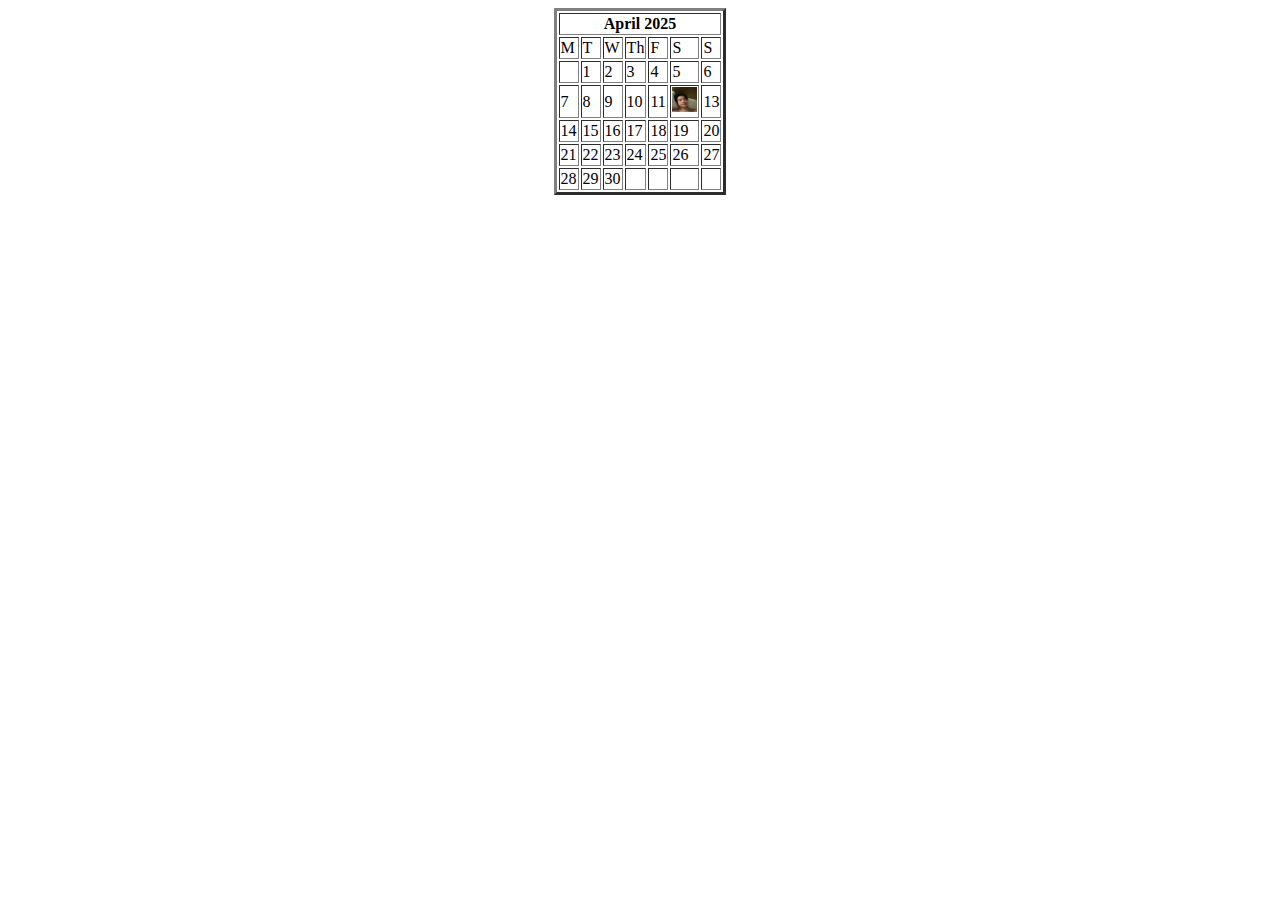
<file: index.html>
<!DOCTYPE html>
<html lang="en">
<head>
    <meta charset="UTF-8">
    <meta name="viewport" content="width=device-width, initial-scale=1.0">
    <title>My First Github Page</title>
</head>
<body>
   <cEnter>
        <TAble border="3">
            <center>
            <th colspan="7"> April 2025
             </th>
            </center>
            <tr>
                <td>M</td>
                <td>T</td>
                <td>W</td>
                <td>Th</td>
                <td>F</td>
                <td>S</td>
                <td>S</td>
            </tr>    
            <tr>
                <td></td>
                <td>1</td>
                <td>2</td>
                <td>3</td>
                <td>4</td>
                <td>5</td>
                <td>6</td>
            </tr>
            <tr>
                <td>7</td>
                <td>8</td>
                <td>9</td>
                <td>10</td>
                <td>11</td>
                <td><a href="profile.html"><img src="images.jpg" width="25" height="25"></a></td>
                <td>13</td>
            </tr>
            <tr>
                <td>14</td>
                <td>15</td>
                <td>16</td>
                <td>17</td>
                <td>18</td>
                <td>19</td>
                <td>20</td>
            </tr>
            <tr>
                <td>21</td>
                <td>22</td>
                <td>23</td>
                <td>24</td>
                <td>25</td>
                <td>26</td>
                <td>27</td>
            </tr>
            <tr>
                <td>28</td>
                <td>29</td>
                <td>30</td>
                <td></td>
                <td></td>
                <td></td>
                <td></td>
            </tr>
                
                
            </th>
            </center>
        </TAble>
   </cEnter>
</body>
</html>
</file>
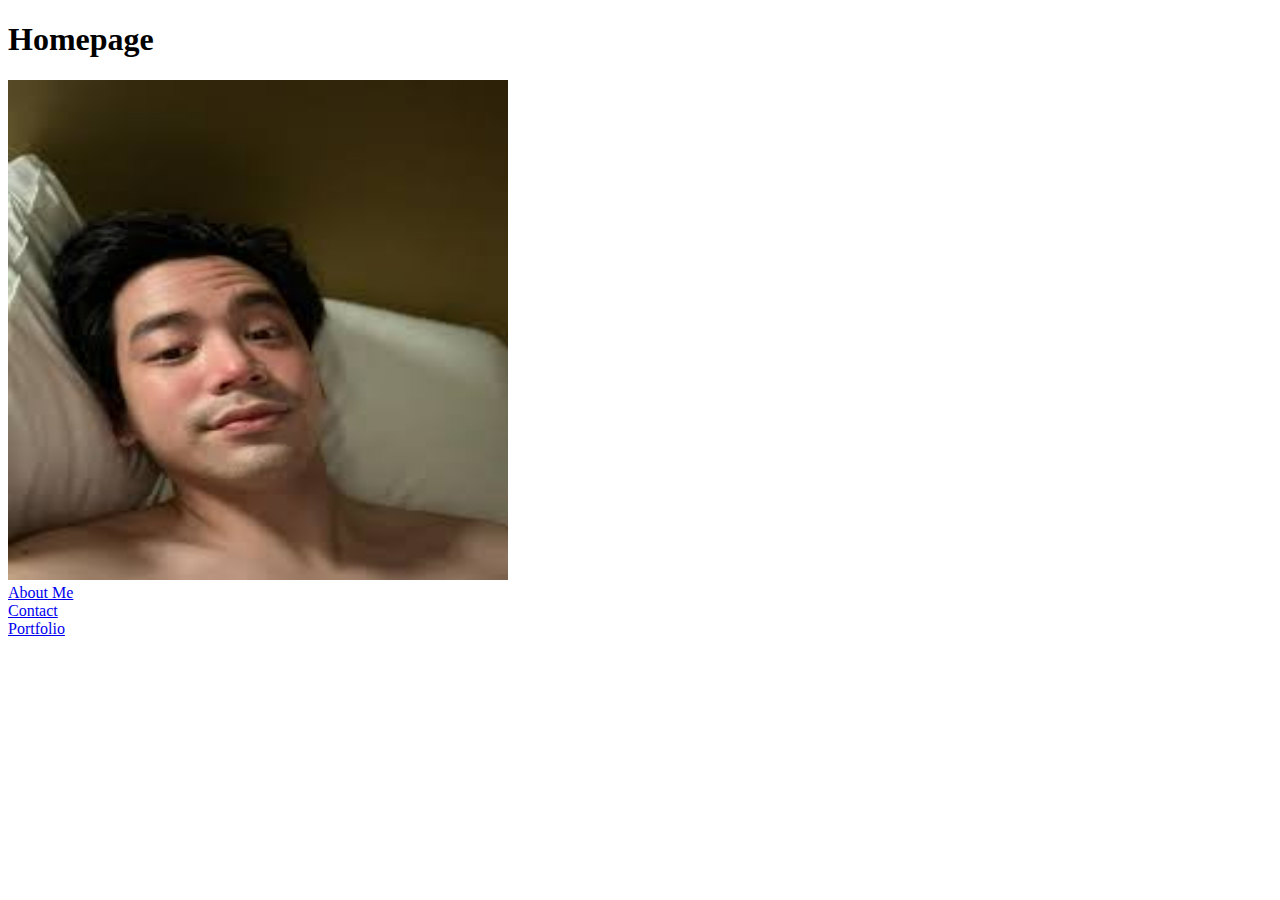
<file: Week3/index.html>
<!DOCTYPE html>
<html lang="en">
<head>
    <meta charset="UTF-8">
    <meta name="viewport" content="width=device-width, initial-scale=1.0">
    <title>Index</title>
</head>
<body>
    <h1>Homepage</h1>

    <img src="images/images (1).jpg" width="500px" height="500px"><br>


    <a href="pages/about.html">About Me</a><br/>
    <a href="pages/contact.html">Contact</a><br>
    <a href="pages/portfolio.html">Portfolio</a>

</body>
</html>
</file>
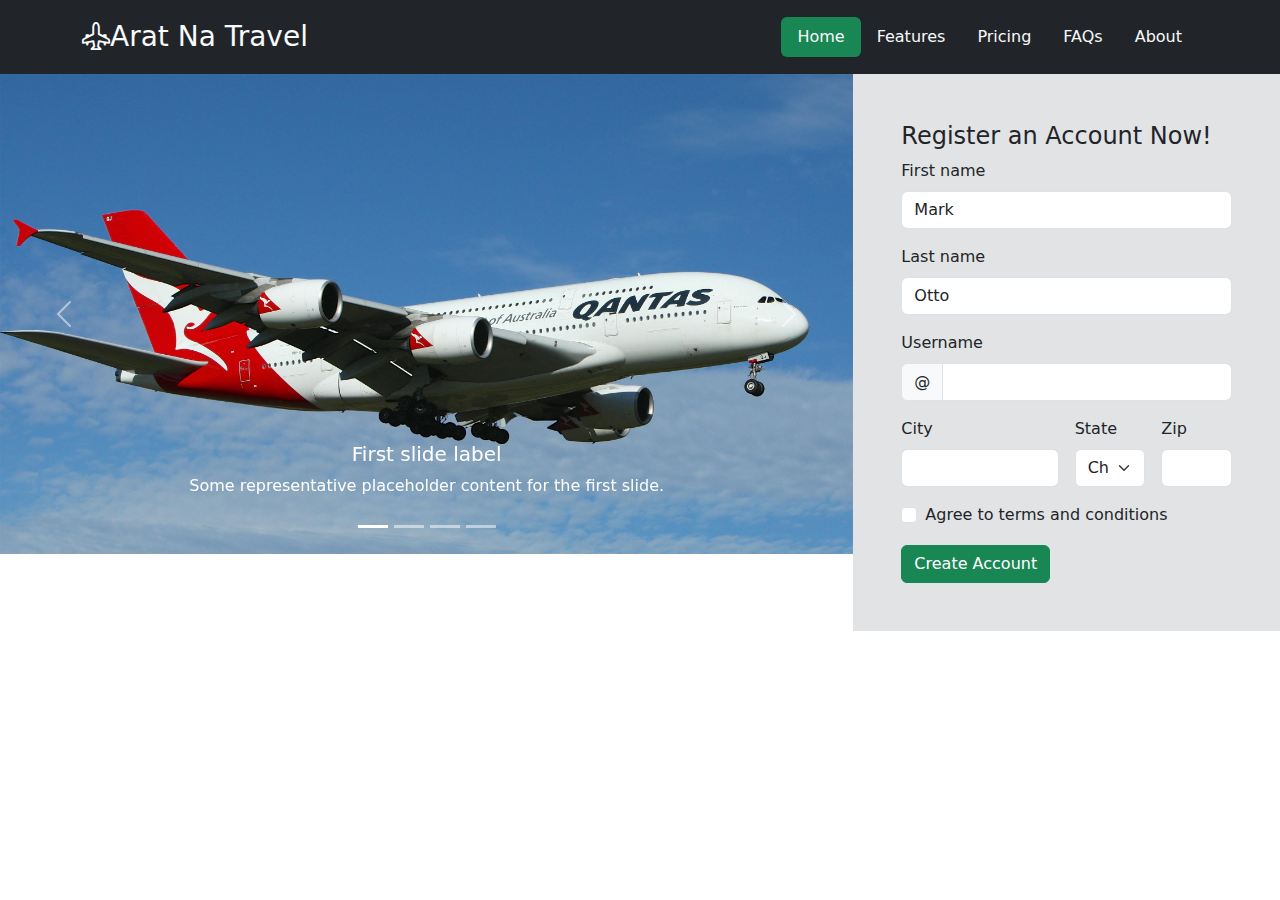
<file: week5/index.html>
<!doctype html>
<html lang="en">
    <head>
        <meta charset="utf-8">
        <meta name="viewport" content="width=device-width, initial-scale=1">
        <title>Arat Na Travel</title>
        <link href="https://cdn.jsdelivr.net/npm/bootstrap@5.3.3/dist/css/bootstrap.min.css" rel="stylesheet" integrity="sha384-QWTKZyjpPEjISv5WaRU9OFeRpok6YctnYmDr5pNlyT2bRjXh0JMhjY6hW+ALEwIH" crossorigin="anonymous">
        <link rel="stylesheet" href="https://cdn.jsdelivr.net/npm/bootstrap-icons@1.11.3/font/bootstrap-icons.min.css">
    </head>
    <body>
        <nav class="bg-dark p-3">
            <div class="container">
                <header class="d-flex justify-content-between align-items-center">
                <a href="#" class="text-light text-decoration-none fs-3">
                    <i class="bi bi-airplane-engines"></i>Arat Na Travel
                </a>
                <ul class="nav nav-pills">
                    <li class="nav-item">
                      <a class="nav-link active link-light text-bg-success" aria-current="page" href="#">Home</a>
                    </li>
                    <li class="nav-item">
                      <a class="nav-link link-light" href="#">Features</a>
                    </li>
                    <li class="nav-item">
                      <a class="nav-link link-light" href="#">Pricing</a>
                    </li>
                    <li class="nav-item">
                        <a class="nav-link link-light" href="#">FAQs</a>
                      </li>
                      <li class="nav-item">
                        <a class="nav-link link-light" href="#">About</a>
                      </li>
                  </ul>
                </header>
            </div>
        </nav>

        <div class="hero">
            <div class="container-fluid g-0">
                <div class="row g-0">
                    <div class="col-8"><div id="carouselExampleCaptions" class="carousel slide">
                        <div class="carousel-indicators">
                          <button type="button" data-bs-target="#carouselExampleCaptions" data-bs-slide-to="0" class="active" aria-current="true" aria-label="Slide 1"></button>
                          <button type="button" data-bs-target="#carouselExampleCaptions" data-bs-slide-to="1" aria-label="Slide 2"></button>
                          <button type="button" data-bs-target="#carouselExampleCaptions" data-bs-slide-to="2" aria-label="Slide 3"></button>
                          <button type="button" data-bs-target="#carouselExampleCaptions" data-bs-slide-to="3" aria-label="Slide 4"></button>
                        </div>
                        <div class="carousel-inner">
                          <div class="carousel-item active">
                            <img src="images/pic1.jpg" class="d-block w-100" alt="...">
                            <div class="carousel-caption d-none d-md-block">
                              <h5>First slide label</h5>
                              <p>Some representative placeholder content for the first slide.</p>
                            </div>
                          </div>
                          <div class="carousel-item">
                            <img src="images/pic2.jpg" class="d-block w-100" alt="...">
                            <div class="carousel-caption d-none d-md-block">
                              <h5>Second slide label</h5>
                              <p>Some representative placeholder content for the second slide.</p>
                            </div>
                          </div>
                          <div class="carousel-item">
                            <img src="images/pic3.jpg" class="d-block w-100" alt="...">
                            <div class="carousel-caption d-none d-md-block">
                              <h5>Third slide label</h5>
                              <p>Some representative placeholder content for the third slide.</p>
                            </div>
                          </div>
                          <div class="carousel-item">
                            <img src="images/pic4.jpg" class="d-block w-100" alt="...">
                            <div class="carousel-caption d-none d-md-block">
                              <h5>Fourth slide label</h5>
                              <p>Some representative placeholder content for the third slide.</p>
                            </div>
                          </div>
                        </div>
                        <button class="carousel-control-prev" type="button" data-bs-target="#carouselExampleCaptions" data-bs-slide="prev">
                          <span class="carousel-control-prev-icon" aria-hidden="true"></span>
                          <span class="visually-hidden">Previous</span>
                        </button>
                        <button class="carousel-control-next" type="button" data-bs-target="#carouselExampleCaptions" data-bs-slide="next">
                          <span class="carousel-control-next-icon" aria-hidden="true"></span>
                          <span class="visually-hidden">Next</span>
                        </button>
                      </div></div>
                    <div class="col-4 bg-secondary-subtle p-5 d-flex flex-column justify-content-center">
                        <h4>Register an Account Now!</h4>
                        <form class="row g-3 needs-validation" novalidate>
                            <div class="col-12">
                              <label for="validationCustom01" class="form-label">First name</label>
                              <input type="text" class="form-control" id="validationCustom01" value="Mark" required>
                              <div class="valid-feedback">
                                Looks good!
                              </div>
                            </div>
                            <div class="col-12">
                              <label for="validationCustom02" class="form-label">Last name</label>
                              <input type="text" class="form-control" id="validationCustom02" value="Otto" required>
                              <div class="valid-feedback">
                                Looks good!
                              </div>
                            </div>
                            <div class="col-12">
                              <label for="validationCustomUsername" class="form-label">Username</label>
                              <div class="input-group has-validation">
                                <span class="input-group-text" id="inputGroupPrepend">@</span>
                                <input type="text" class="form-control" id="validationCustomUsername" aria-describedby="inputGroupPrepend" required>
                                <div class="invalid-feedback">
                                  Please choose a username.
                                </div>
                              </div>
                            </div>
                            <div class="col-md-6">
                              <label for="validationCustom03" class="form-label">City</label>
                              <input type="text" class="form-control" id="validationCustom03" required>
                              <div class="invalid-feedback">
                                Please provide a valid city.
                              </div>
                            </div>
                            <div class="col-md-3">
                              <label for="validationCustom04" class="form-label">State</label>
                              <select class="form-select" id="validationCustom04" required>
                                <option selected disabled value="">Choose...</option>
                                <option>...</option>
                              </select>
                              <div class="invalid-feedback">
                                Please select a valid state.
                              </div>
                            </div>
                            <div class="col-md-3">
                              <label for="validationCustom05" class="form-label">Zip</label>
                              <input type="text" class="form-control" id="validationCustom05" required>
                              <div class="invalid-feedback">
                                Please provide a valid zip.
                              </div>
                            </div>
                            <div class="col-12">
                              <div class="form-check">
                                <input class="form-check-input" type="checkbox" value="" id="invalidCheck" required>
                                <label class="form-check-label" for="invalidCheck">
                                  Agree to terms and conditions
                                </label>
                                <div class="invalid-feedback">
                                  You must agree before submitting.
                                </div>
                              </div>
                            </div>
                            <div class="col-12">
                              <button class="btn btn-success" type="submit">Create Account</button>
                            </div>
                          </form>

                    </div>
                </div>
            </div>
        </div>
        
        
        
        
        <script src="https://cdn.jsdelivr.net/npm/bootstrap@5.3.3/dist/js/bootstrap.bundle.min.js" integrity="sha384-YvpcrYf0tY3lHB60NNkmXc5s9fDVZLESaAA55NDzOxhy9GkcIdslK1eN7N6jIeHz" crossorigin="anonymous"></script>
    </body>
    </html>
</file>
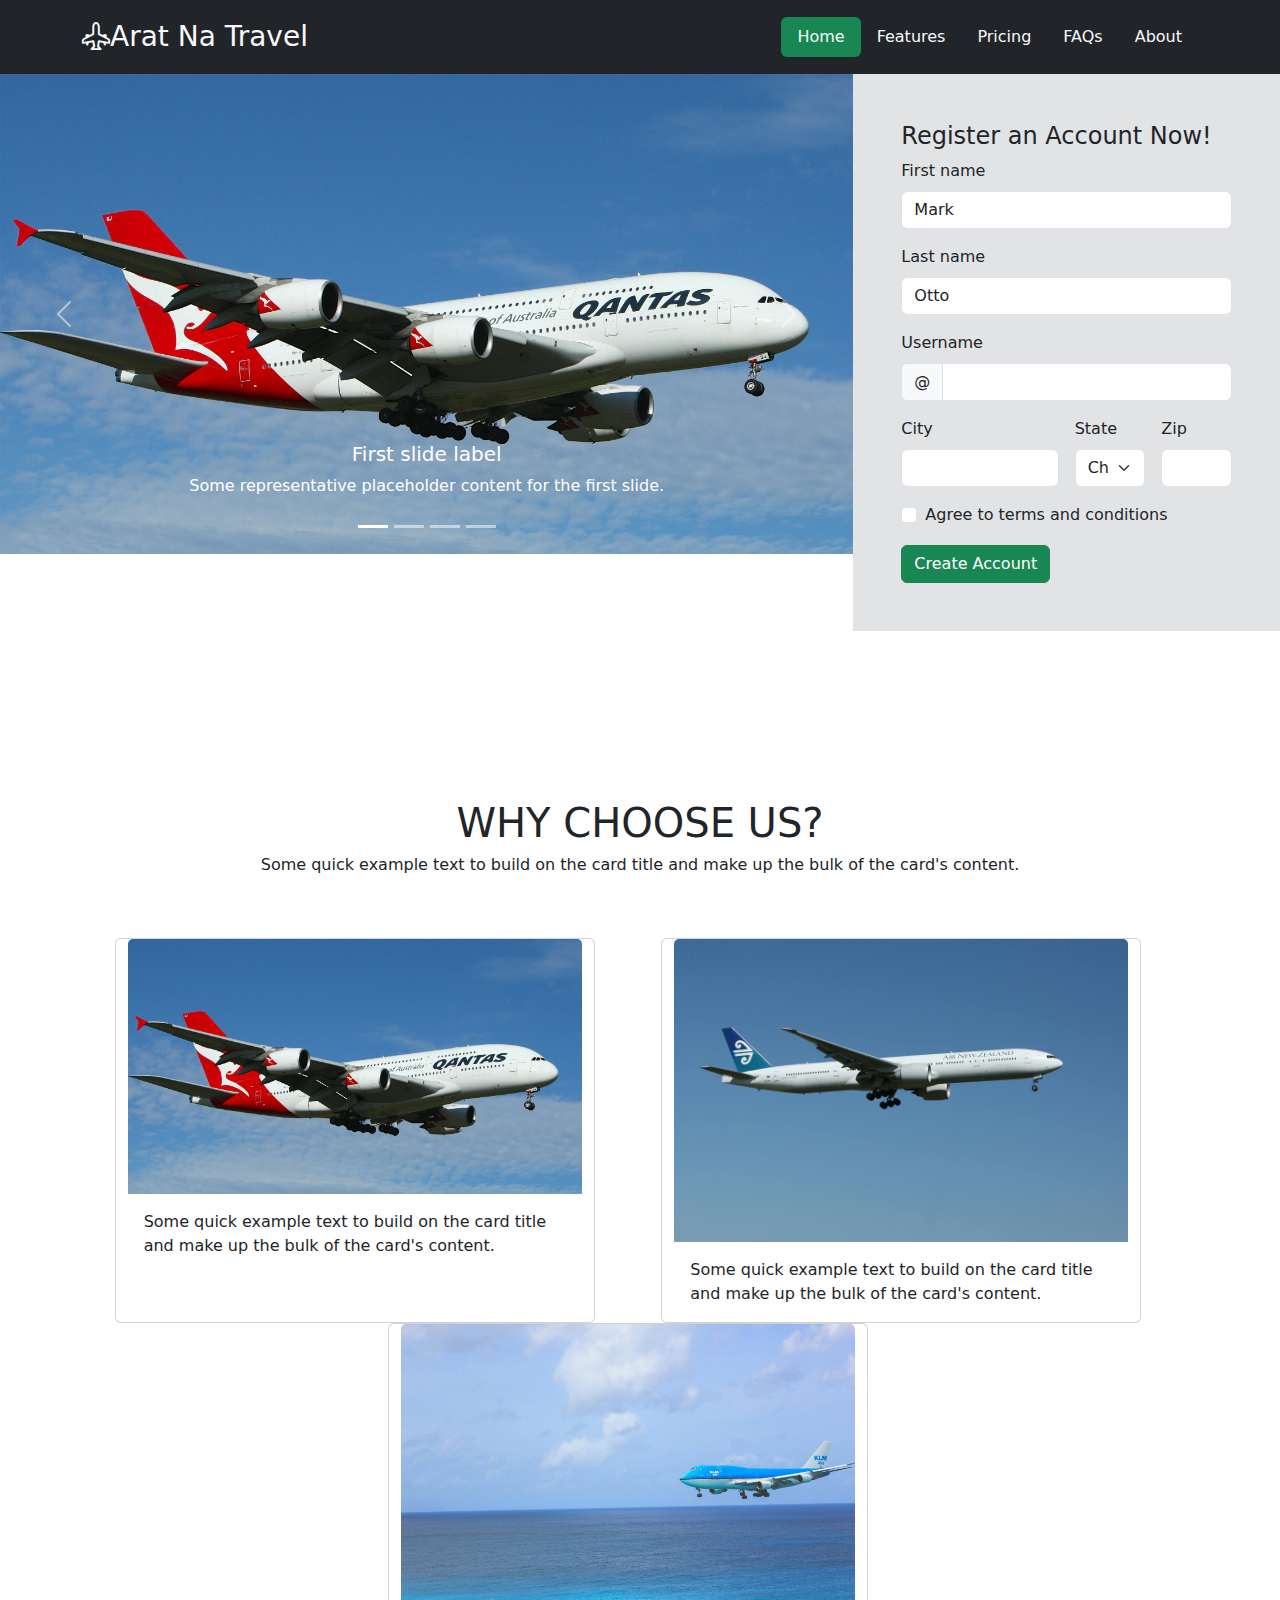
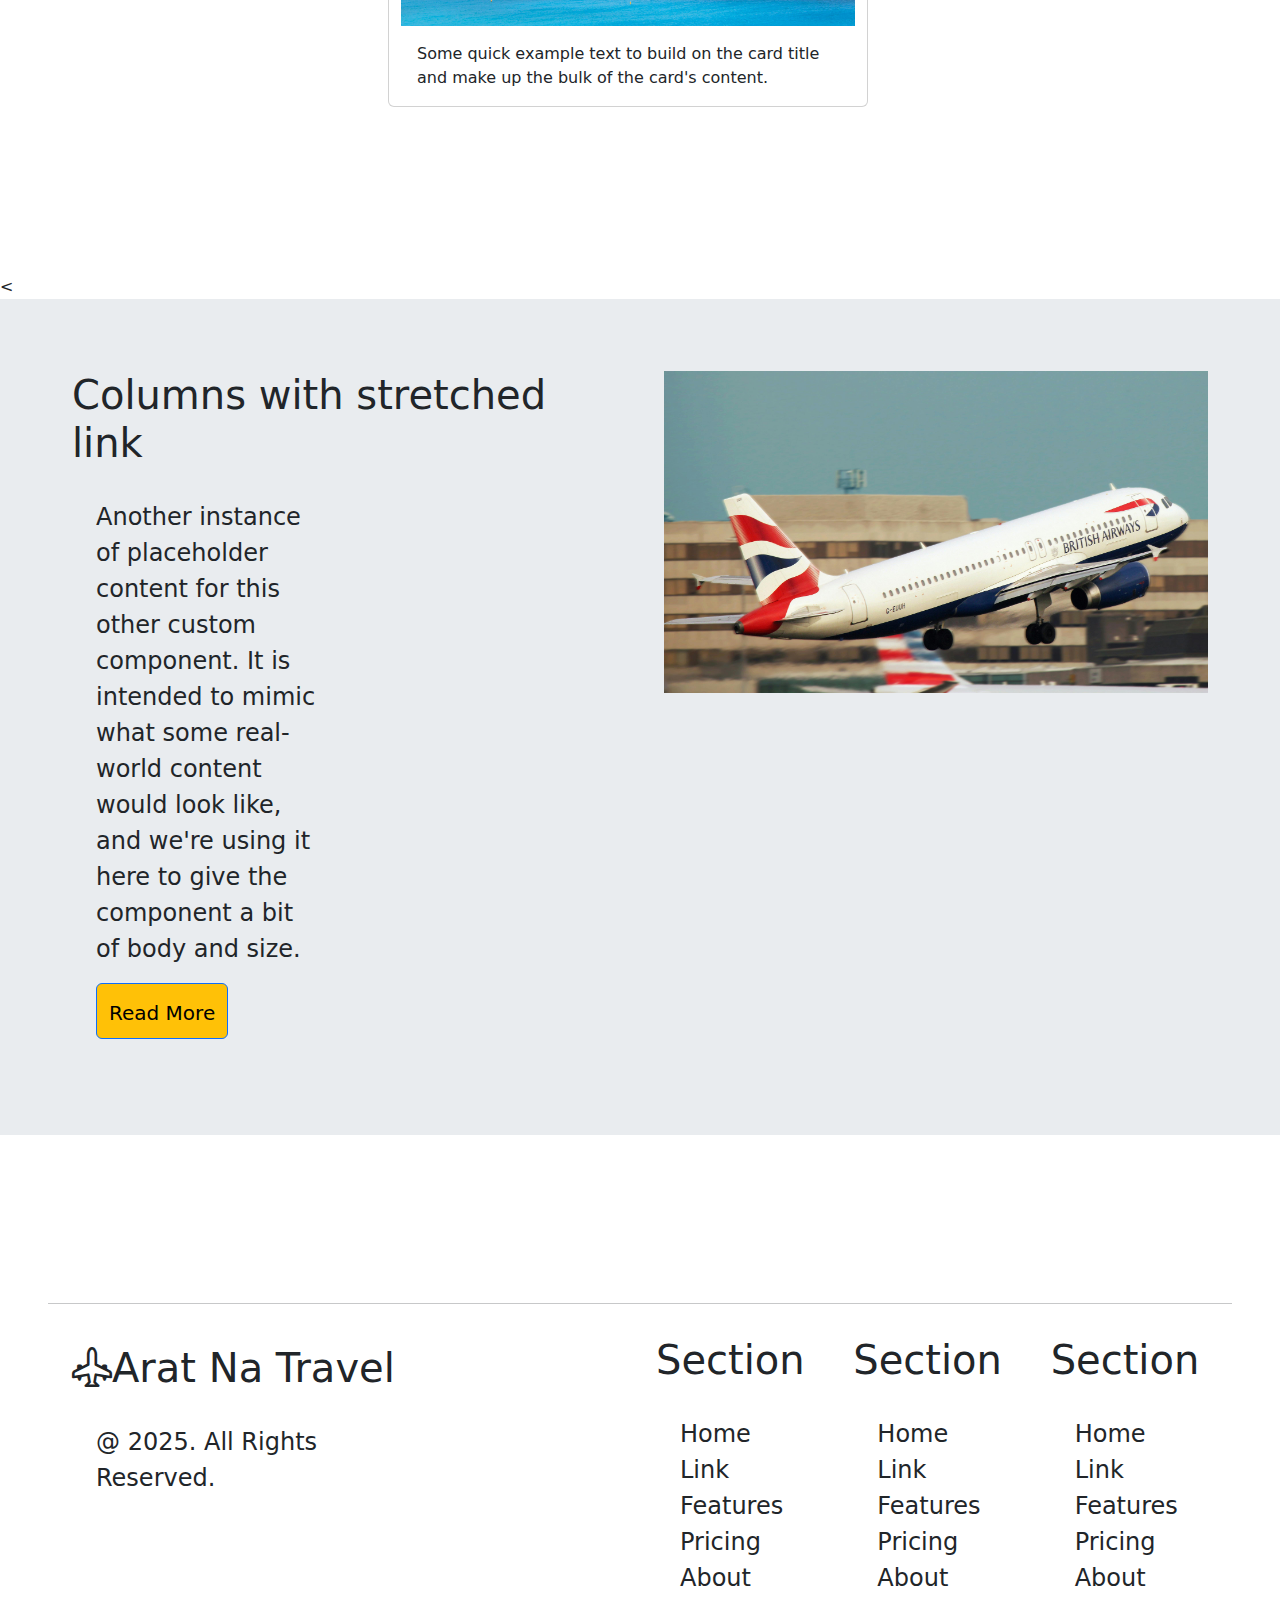
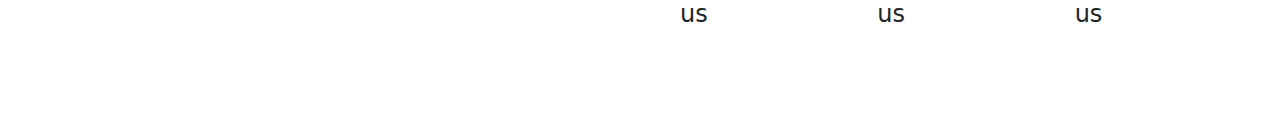
<file: week6/index.html>
<!doctype html>
<html lang="en">

<head>
    <meta charset="utf-8">
    <meta name="viewport" content="width=device-width, initial-scale=1">
    <title>Arat Na Travel</title>
    <link href="https://cdn.jsdelivr.net/npm/bootstrap@5.3.3/dist/css/bootstrap.min.css" rel="stylesheet"
        integrity="sha384-QWTKZyjpPEjISv5WaRU9OFeRpok6YctnYmDr5pNlyT2bRjXh0JMhjY6hW+ALEwIH" crossorigin="anonymous">
    <link rel="stylesheet" href="https://cdn.jsdelivr.net/npm/bootstrap-icons@1.11.3/font/bootstrap-icons.min.css">
</head>

<body>
    <nav class="bg-dark p-3">
        <div class="container">
            <header class="d-flex justify-content-between align-items-center">
                <a href="#" class="text-light text-decoration-none fs-3">
                    <i class="bi bi-airplane-engines"></i>Arat Na Travel
                </a>
                <ul class="nav nav-pills">
                    <li class="nav-item">
                        <a class="nav-link active link-light text-bg-success" aria-current="page" href="#">Home</a>
                    </li>
                    <li class="nav-item">
                        <a class="nav-link link-light" href="#">Features</a>
                    </li>
                    <li class="nav-item">
                        <a class="nav-link link-light" href="#">Pricing</a>
                    </li>
                    <li class="nav-item">
                        <a class="nav-link link-light" href="#">FAQs</a>
                    </li>
                    <li class="nav-item">
                        <a class="nav-link link-light" href="#">About</a>
                    </li>
                </ul>
            </header>
        </div>
    </nav>

    <div class="hero">
        <div class="container-fluid g-0">
            <div class="row g-0">
                <div class="col-8">
                    <div id="carouselExampleCaptions" class="carousel slide">
                        <div class="carousel-indicators">
                            <button type="button" data-bs-target="#carouselExampleCaptions" data-bs-slide-to="0"
                                class="active" aria-current="true" aria-label="Slide 1"></button>
                            <button type="button" data-bs-target="#carouselExampleCaptions" data-bs-slide-to="1"
                                aria-label="Slide 2"></button>
                            <button type="button" data-bs-target="#carouselExampleCaptions" data-bs-slide-to="2"
                                aria-label="Slide 3"></button>
                            <button type="button" data-bs-target="#carouselExampleCaptions" data-bs-slide-to="3"
                                aria-label="Slide 4"></button>
                        </div>
                        <div class="carousel-inner">
                            <div class="carousel-item active">
                                <img src="images/pic1.jpg" class="d-block w-100" alt="...">
                                <div class="carousel-caption d-none d-md-block">
                                    <h5>First slide label</h5>
                                    <p>Some representative placeholder content for the first slide.</p>
                                </div>
                            </div>
                            <div class="carousel-item">
                                <img src="images/pic2.jpg" class="d-block w-100" alt="...">
                                <div class="carousel-caption d-none d-md-block">
                                    <h5>Second slide label</h5>
                                    <p>Some representative placeholder content for the second slide.</p>
                                </div>
                            </div>
                            <div class="carousel-item">
                                <img src="images/pic3.jpg" class="d-block w-100" alt="...">
                                <div class="carousel-caption d-none d-md-block">
                                    <h5>Third slide label</h5>
                                    <p>Some representative placeholder content for the third slide.</p>
                                </div>
                            </div>
                            <div class="carousel-item">
                                <img src="images/pic4.jpg" class="d-block w-100" alt="...">
                                <div class="carousel-caption d-none d-md-block">
                                    <h5>Fourth slide label</h5>
                                    <p>Some representative placeholder content for the third slide.</p>
                                </div>
                            </div>
                        </div>
                        <button class="carousel-control-prev" type="button" data-bs-target="#carouselExampleCaptions"
                            data-bs-slide="prev">
                            <span class="carousel-control-prev-icon" aria-hidden="true"></span>
                            <span class="visually-hidden">Previous</span>
                        </button>
                        <button class="carousel-control-next" type="button" data-bs-target="#carouselExampleCaptions"
                            data-bs-slide="next">
                            <span class="carousel-control-next-icon" aria-hidden="true"></span>
                            <span class="visually-hidden">Next</span>
                        </button>
                    </div>
                </div>
                <div class="col-4 bg-secondary-subtle p-5 d-flex flex-column justify-content-center">
                    <h4>Register an Account Now!</h4>
                    <form class="row g-3 needs-validation" novalidate>
                        <div class="col-12">
                            <label for="validationCustom01" class="form-label">First name</label>
                            <input type="text" class="form-control" id="validationCustom01" value="Mark" required>
                            <div class="valid-feedback">
                                Looks good!
                            </div>
                        </div>
                        <div class="col-12">
                            <label for="validationCustom02" class="form-label">Last name</label>
                            <input type="text" class="form-control" id="validationCustom02" value="Otto" required>
                            <div class="valid-feedback">
                                Looks good!
                            </div>
                        </div>
                        <div class="col-12">
                            <label for="validationCustomUsername" class="form-label">Username</label>
                            <div class="input-group has-validation">
                                <span class="input-group-text" id="inputGroupPrepend">@</span>
                                <input type="text" class="form-control" id="validationCustomUsername"
                                    aria-describedby="inputGroupPrepend" required>
                                <div class="invalid-feedback">
                                    Please choose a username.
                                </div>
                            </div>
                        </div>
                        <div class="col-md-6">
                            <label for="validationCustom03" class="form-label">City</label>
                            <input type="text" class="form-control" id="validationCustom03" required>
                            <div class="invalid-feedback">
                                Please provide a valid city.
                            </div>
                        </div>
                        <div class="col-md-3">
                            <label for="validationCustom04" class="form-label">State</label>
                            <select class="form-select" id="validationCustom04" required>
                                <option selected disabled value="">Choose...</option>
                                <option>...</option>
                            </select>
                            <div class="invalid-feedback">
                                Please select a valid state.
                            </div>
                        </div>
                        <div class="col-md-3">
                            <label for="validationCustom05" class="form-label">Zip</label>
                            <input type="text" class="form-control" id="validationCustom05" required>
                            <div class="invalid-feedback">
                                Please provide a valid zip.
                            </div>
                        </div>
                        <div class="col-12">
                            <div class="form-check">
                                <input class="form-check-input" type="checkbox" value="" id="invalidCheck" required>
                                <label class="form-check-label" for="invalidCheck">
                                    Agree to terms and conditions
                                </label>
                                <div class="invalid-feedback">
                                    You must agree before submitting.
                                </div>
                            </div>
                        </div>
                        <div class="col-12">
                            <button class="btn btn-success" type="submit">Create Account</button>
                        </div>
                    </form>

                </div>
            </div>
        </div>
    </div>
    <br><br><br>
    <section class="2ndpage">
        <div class="container-fluid ep-5 pt-5">
            <div class=" words justify-content-center ep-5 pt-5">
                <center>
                    <H1> WHY CHOOSE US? </H1 <p>
                    <h6>Some quick example text to build on the card title and make up the bulk of the card's content.
                    </h6>
                    </p>
                </center>
            </div>
            <div class="row d-flex justify-content-evenly container-fluid p-5">

                <div class="card" style="width: 30rem;">
                    <img src="images/pic1.jpg" class="card-img-top" alt="...">
                    <div class="card-body">
                        <p class="card-text">Some quick example text to build on the card title and make up the bulk of
                            the card's content.</p>
                    </div>
                </div>

                <div class="card" style="width: 30rem;">
                    <img src="images/pic2.jpg" class="card-img-top" alt="...">
                    <div class="card-body">
                        <p class="card-text">Some quick example text to build on the card title and make up the bulk of
                            the card's content.</p>
                    </div>
                </div>

                <div class="card" style="width: 30rem;">
                    <img src="images/pic3.jpg" class="card-img-top" alt="...">
                    <div class="card-body">
                        <p class="card-text">Some quick example text to build on the card title and make up the bulk of
                            the card's content.</p>
                    </div>
                </div>



            </div>

        </div>
    </section>
    <br><br><br>
    <section class="3rdpage ep-5 pt-5">
        <<div class="row p-5 g-0 bg-body-secondary position-relative">

            <div class="col-6 p-4 ps-md-12 ">
                <h1 class="mt-0">Columns with stretched link</h1>
                <div class="col-6 p-4 ps-md-12 fs-4">
                    <p>Another instance of placeholder content for this other custom component. It is intended to mimic
                        what some real-world content would look like, and we're using it here to give the component a
                        bit of body and size.</p>
                    <button class="btn btn-primary text-bg-warning fs-3" type="submit"><a href="#"
                            class="stretched-link rounded text-decoration-none text-bg-warning fs-5 ">Read
                            More</a></button>
                </div>
            </div>
            <div class="col-md-6 mb-md-0 p-md-4">
                <img src="images/pic4.jpg" class="w-100" alt="...">
            </div>
            </div>

            </div>
    </section>
    <br><br><br>
   
    <div class="4thpage ep-5 pt-5">
        <div class="row p-5 g-0 position-relative">
            <hr>


            <div class="col-6 p-4 ps-md-12 ">

                <h1 class="mt-0"> <i class="bi bi-airplane-engines"></i>Arat Na Travel</h1>
                <div class="col-6 p-4 ps-md-12 fs-4">
                    <p></i>@ 2025. All Rights<br> Reserved.</p>
                </div>
            </div>

            <div class="col-2 p-3 ps-md-12 ">
                <h1 class="mt-0"></i>Section</h1>
                <div class="col-6 p-4 ps-md-12 fs-4">
                    <p></i>Home<br>Link<br>Features<br>Pricing<br>About us</p>
                </div>
            </div>

            <div class="col-2 p-3 ps-md-12 ">
                <h1 class="mt-0"></i>Section</h1>
                <div class="col-6 p-4 ps-md-12 fs-4">
                    <p></i>Home<br>Link<br>Features<br>Pricing<br>About us</p>
                </div>
            </div>

            <div class="col-2 p-3 ps-md-12 ">
                <h1 class="mt-0"></i>Section</h1>
                <div class="col-6 p-4 ps-md-12 fs-4">
                    <p></i>Home<br>Link<br>Features<br>Pricing<br>About us</p>
                </div>
            </div>

        </div>
    </div>


    </select>

    </section>
    <script src="https://cdn.jsdelivr.net/npm/bootstrap@5.3.3/dist/js/bootstrap.bundle.min.js"
        integrity="sha384-YvpcrYf0tY3lHB60NNkmXc5s9fDVZLESaAA55NDzOxhy9GkcIdslK1eN7N6jIeHz"
        crossorigin="anonymous"></script>
</body>

</html>
</file>
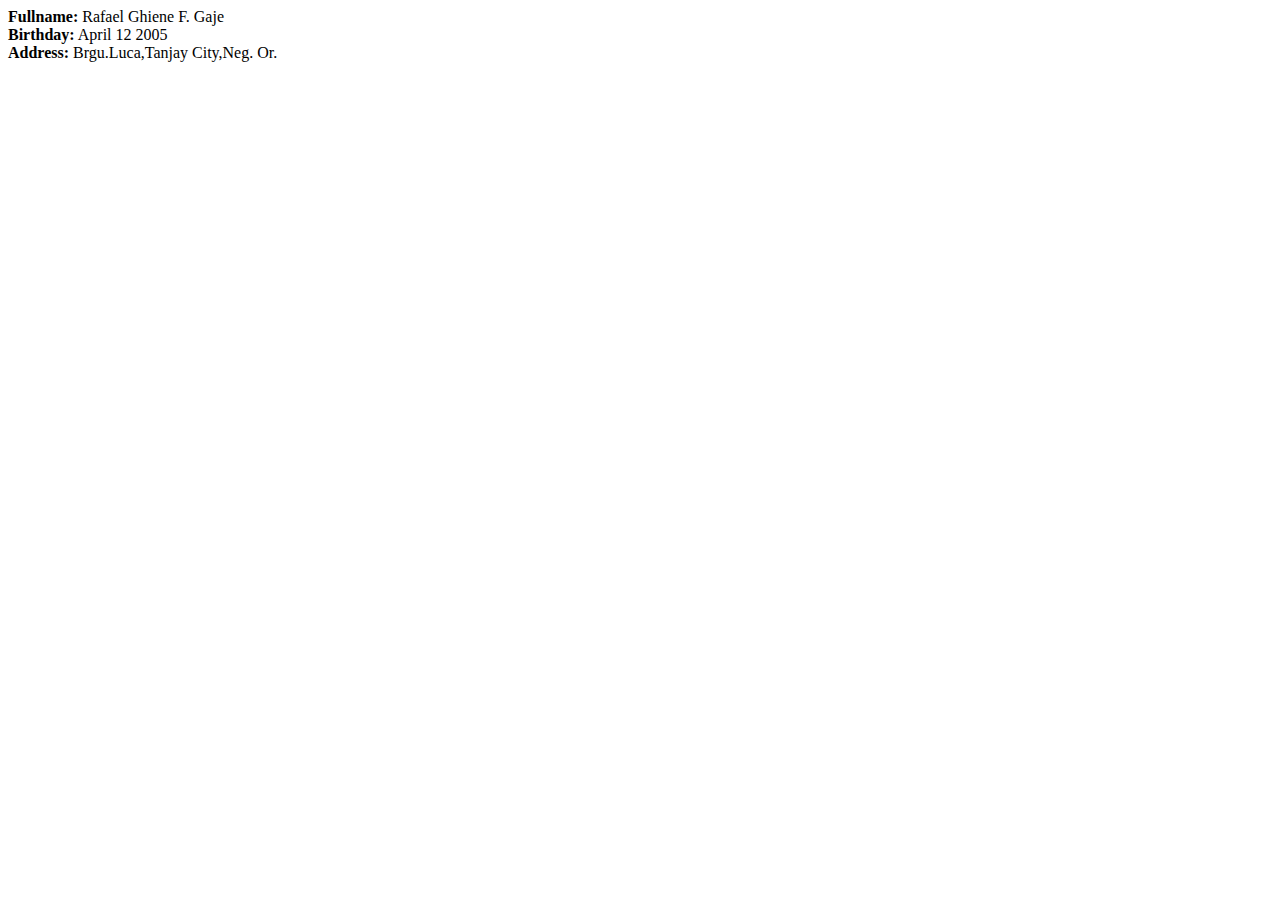
<file: profile.html>
<!DOCTYPE html>
<html lang="en">
<head>
    <meta charset="UTF-8">
    <meta name="viewport" content="width=device-width, initial-scale=1.0">
    <title>Profile</title>
</head>
<body>
    <b>Fullname:</b> Rafael Ghiene F. Gaje <br>
    <b>Birthday:</b> April 12 2005 <br>
    <b>Address:</b> Brgu.Luca,Tanjay City,Neg. Or. <br>
</body>
</html>
</file>
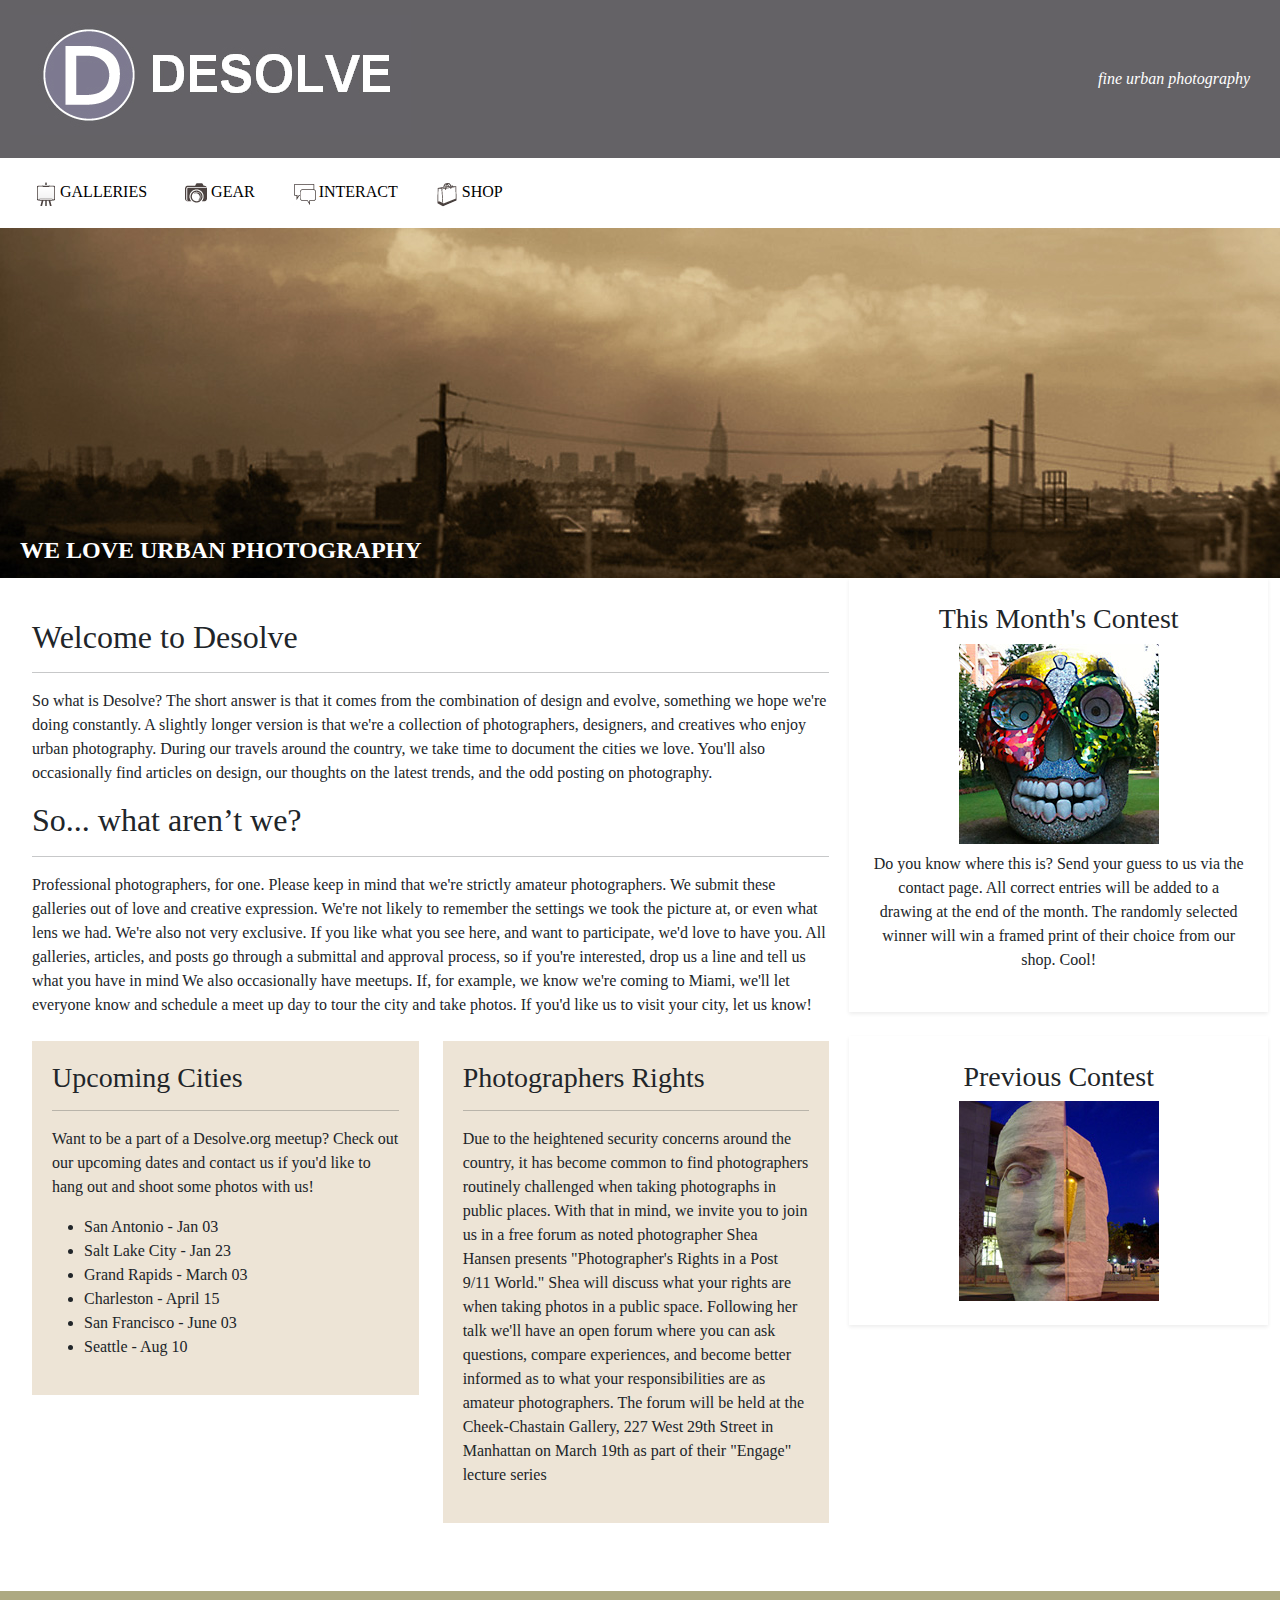
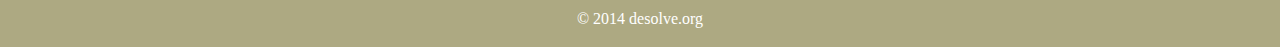
<file: AWEBDES_Prelim_Lab_GAJE/index2.html>
<!DOCTYPE html>
<html lang="en">
    <head>
        <meta charset="utf-8">
        <meta name="viewport" content="width=device-width, initial-scale=1">
        <title>Desolve</title>
        <link href="https://cdn.jsdelivr.net/npm/bootstrap@5.3.3/dist/css/bootstrap.min.css" rel="stylesheet"
            integrity="sha384-QWTKZyjpPEjISv5WaRU9OFeRpok6YctnYmDr5pNlyT2bRjXh0JMhjY6hW+ALEwIH" crossorigin="anonymous">
        <link rel="stylesheet" href="https://cdn.jsdelivr.net/npm/bootstrap-icons@1.11.3/font/bootstrap-icons.min.css">
    <style>
        body {
            background-color: white;
            font-family: Garamond;
        }
        .header {
            background-color: #646266;
            color: white;
            padding: 15px 30px;
            display: flex;
            justify-content: space-between;
            align-items: center;
        }
        .nav-bar {
            background-color: white;
        }
        .nav-link {
            color: white ;
        }
        .banner {
            position: relative;
        }
        .banner-text {
            position: absolute;
            bottom: 10px;
            left: 20px;
            color: white;
            font-size: 24px;
            font-weight: bold;
        }
        .welcome-section {
            width: 70%;
            background-color: white;
            padding: 20px;
            margin-top: 20px;
        }
        .info-box {
            background-color: #ede4d6;
            padding: 20px;
           
        }
        .highlight {
            background-color: #ede4d6;
            padding: 15px;
            border-radius: 5px;
        }
        footer {
            background-color: #ada982 ;
        }
        main{
            display: flex;
        }
    </style>
</head>
<body>
    <header class="header">
        <h1><img src="images/logo.jpg" alt="logo"></h1>
        <span><i>fine urban photography</i></span>
    </header>
    
    <nav class="nav-bar p-3">
        <a href="#" class="nav-link d-inline mx-3 text-black"><img src="images/nav_galleries.jpg">GALLERIES</a>
        <a href="#" class="nav-link d-inline mx-3 text-black"><img src="images/nav_gear.jpg">GEAR</a>
        <a href="#" class="nav-link d-inline mx-3 text-black"><img src="images/nav_interact.jpg">INTERACT</a>
        <a href="#" class="nav-link d-inline mx-3 text-black"><img src="images/nav_shop.jpg">SHOP</a>
    </nav>
    
    <div class="banner">
        <img src="images/gallery_banner.jpg" class="img-fluid w-100" alt="Urban Photography">
        <div class="banner-text">WE LOVE URBAN PHOTOGRAPHY</div>
    </div>

    <main class="container-fluid">
        <section class="welcome-section">           
            <h2>Welcome to Desolve</h2>
            <hr>
            <p>So what is Desolve? The short answer is that it comes from the combination of design and evolve, something we hope
                we're doing constantly. A slightly longer version is that we're a collection of photographers, designers, and creatives who
                enjoy urban photography. During our travels around the country, we take time to document the cities we love. You'll also
                occasionally find articles on design, our thoughts on the latest trends, and the odd posting on photography.</p>
                <h2>So... what aren’t we?</h2>
                <hr>
                <p>Professional photographers, for one. Please keep in mind that we're strictly amateur photographers. We submit these
                    galleries out of love and creative expression. We're not likely to remember the settings we took the picture at, or even what
                    lens we had. We're also not very exclusive. If you like what you see here, and want to participate, we'd love to have you. All
                    galleries, articles, and posts go through a submittal and approval process, so if you're interested, drop us a line and tell us
                    what you have in mind
                    We also occasionally have meetups. If, for example, we know we're coming to Miami, we'll let everyone know and schedule
                    a meet up day to tour the city and take photos. If you'd like us to visit your city, let us know!</p>
           
                    <div class="row my-4">
                        <div class="col-md-6     ">
                            <div class="info-box">
                                <h3>Upcoming Cities</h3>
                                <hr>
                                <p>Want to be a part of a Desolve.org meetup? Check out
                                    our upcoming dates and contact us if you'd like to hang
                                    out and shoot some photos with us!</p>
                                <ul>
                                    <li>San Antonio - Jan 03</li>
                                    <li>Salt Lake City - Jan 23</li>
                                    <li>Grand Rapids - March 03</li>
                                    <li>Charleston - April 15</li>
                                    <li>San Francisco - June 03</li>
                                    <li>Seattle - Aug 10</li>
                                </ul>
                            </div>
                        </div>
                        <div class="col-md-6">
                            <div class="info-box text-start">
                                <h3>Photographers Rights</h3>
                                <hr>
                                <p>Due to the heightened security concerns around the
                                    country, it has become common to find photographers
                                    routinely challenged when taking photographs in public
                                    places. With that in mind, we invite you to join us in a free
                                    forum as noted photographer Shea Hansen presents
                                    "Photographer's Rights in a Post 9/11 World."
                                    Shea will discuss what your rights are when taking
                                    photos in a public space. Following her talk we'll have an
                                    open forum where you can ask questions, compare
                                    experiences, and become better informed as to what
                                    your responsibilities are as amateur photographers.
                                    The forum will be held at the Cheek-Chastain Gallery,
                                    227 West 29th Street in Manhattan on March 19th as
                                    part of their "Engage" lecture series</p>
                            </div>
                        </div>
                    </div>
        </section>
        
      
        

        <aside class="col-lg-4">
            <div class="p-4 bg-white text-center shadow-sm mb-4">
                <h3>This Month's Contest</h3>
                <img src="images/contest.jpg.jpg" class="img-fluid mb-2" alt="This Month Contest Image">
                <p>Do you know where this is? Send your
                    guess to us via the contact page. All correct
                    entries will be added to a drawing at the end
                    of the month. The randomly selected winner
                    will win a framed print of their choice from
                    our shop. Cool!</p>
            </div>
            <div class="p-4 bg-white shadow-sm">
                <div class="highligh text-center">
                    <h3>Previous Contest</h3>
                    <img src="images/previous.jpg" class="img-fluid" alt="Previous Contest Image">
                </div>
        </aside>
        
    </div>

    </main>
    
    <footer class="text-center p-3 text-white mt-4">&copy; 2014 desolve.org</footer>
    
</body>
</html>
</file>
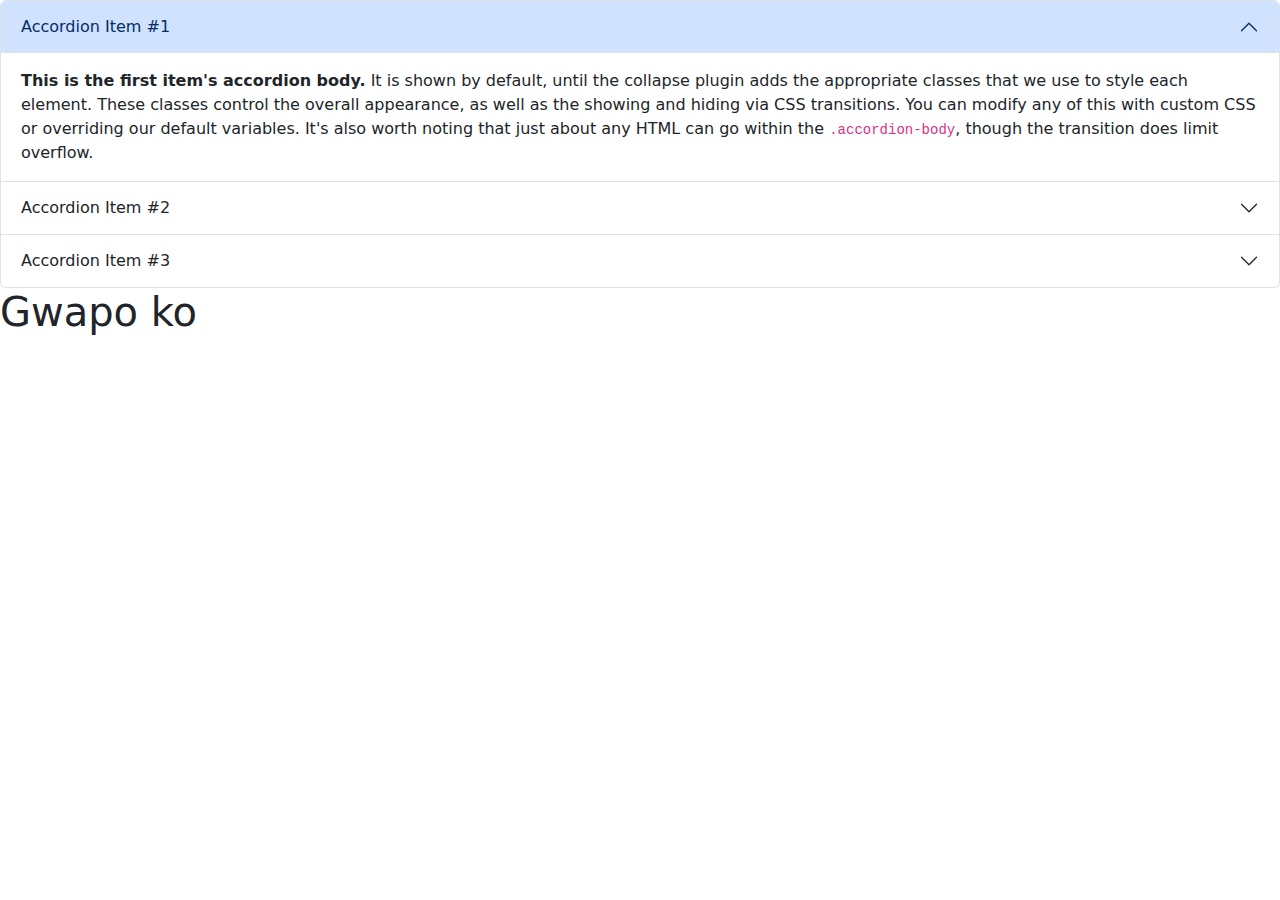
<file: bootstap/accordion.html>
<!doctype html>
<html lang="en">
  <head>
    <meta charset="utf-8">
    <meta name="viewport" content="width=device-width, initial-scale=1">
    <title>Accordion</title>
    <link href="https://cdn.jsdelivr.net/npm/bootstrap@5.3.3/dist/css/bootstrap.min.css" rel="stylesheet" integrity="sha384-QWTKZyjpPEjISv5WaRU9OFeRpok6YctnYmDr5pNlyT2bRjXh0JMhjY6hW+ALEwIH" crossorigin="anonymous">
  </head>
  <body>
    <div class="accordion" id="accordionExample">
        <div class="accordion-item">
          <h2 class="accordion-header">
            <button class="accordion-button" type="button" data-bs-toggle="collapse" data-bs-target="#collapseOne" aria-expanded="true" aria-controls="collapseOne">
              Accordion Item #1
            </button>
          </h2>
          <div id="collapseOne" class="accordion-collapse collapse show" data-bs-parent="#accordionExample">
            <div class="accordion-body">
              <strong>This is the first item's accordion body.</strong> It is shown by default, until the collapse plugin adds the appropriate classes that we use to style each element. These classes control the overall appearance, as well as the showing and hiding via CSS transitions. You can modify any of this with custom CSS or overriding our default variables. It's also worth noting that just about any HTML can go within the <code>.accordion-body</code>, though the transition does limit overflow.
            </div>
          </div>
        </div>
        <div class="accordion-item">
          <h2 class="accordion-header">
            <button class="accordion-button collapsed" type="button" data-bs-toggle="collapse" data-bs-target="#collapseTwo" aria-expanded="false" aria-controls="collapseTwo">
              Accordion Item #2
            </button>
          </h2>
          <div id="collapseTwo" class="accordion-collapse collapse" data-bs-parent="#accordionExample">
            <div class="accordion-body">
              <strong>This is the second item's accordion body.</strong> It is hidden by default, until the collapse plugin adds the appropriate classes that we use to style each element. These classes control the overall appearance, as well as the showing and hiding via CSS transitions. You can modify any of this with custom CSS or overriding our default variables. It's also worth noting that just about any HTML can go within the <code>.accordion-body</code>, though the transition does limit overflow.
            </div>
          </div>
        </div>
        <div class="accordion-item">
          <h2 class="accordion-header">
            <button class="accordion-button collapsed" type="button" data-bs-toggle="collapse" data-bs-target="#collapseThree" aria-expanded="false" aria-controls="collapseThree">
              Accordion Item #3
            </button>
          </h2>
          <div id="collapseThree" class="accordion-collapse collapse" data-bs-parent="#accordionExample">
            <div class="accordion-body">
              <strong>This is the third item's accordion body.</strong> It is hidden by default, until the collapse plugin adds the appropriate classes that we use to style each element. These classes control the overall appearance, as well as the showing and hiding via CSS transitions. You can modify any of this with custom CSS or overriding our default variables. It's also worth noting that just about any HTML can go within the <code>.accordion-body</code>, though the transition does limit overflow.
            </div>
          </div>
        </div>
      </div>
      <h1>Gwapo ko</h1>
    <script src="https://cdn.jsdelivr.net/npm/bootstrap@5.3.3/dist/js/bootstrap.bundle.min.js" integrity="sha384-YvpcrYf0tY3lHB60NNkmXc5s9fDVZLESaAA55NDzOxhy9GkcIdslK1eN7N6jIeHz" crossorigin="anonymous"></script>
  </body>
</html>
</file>
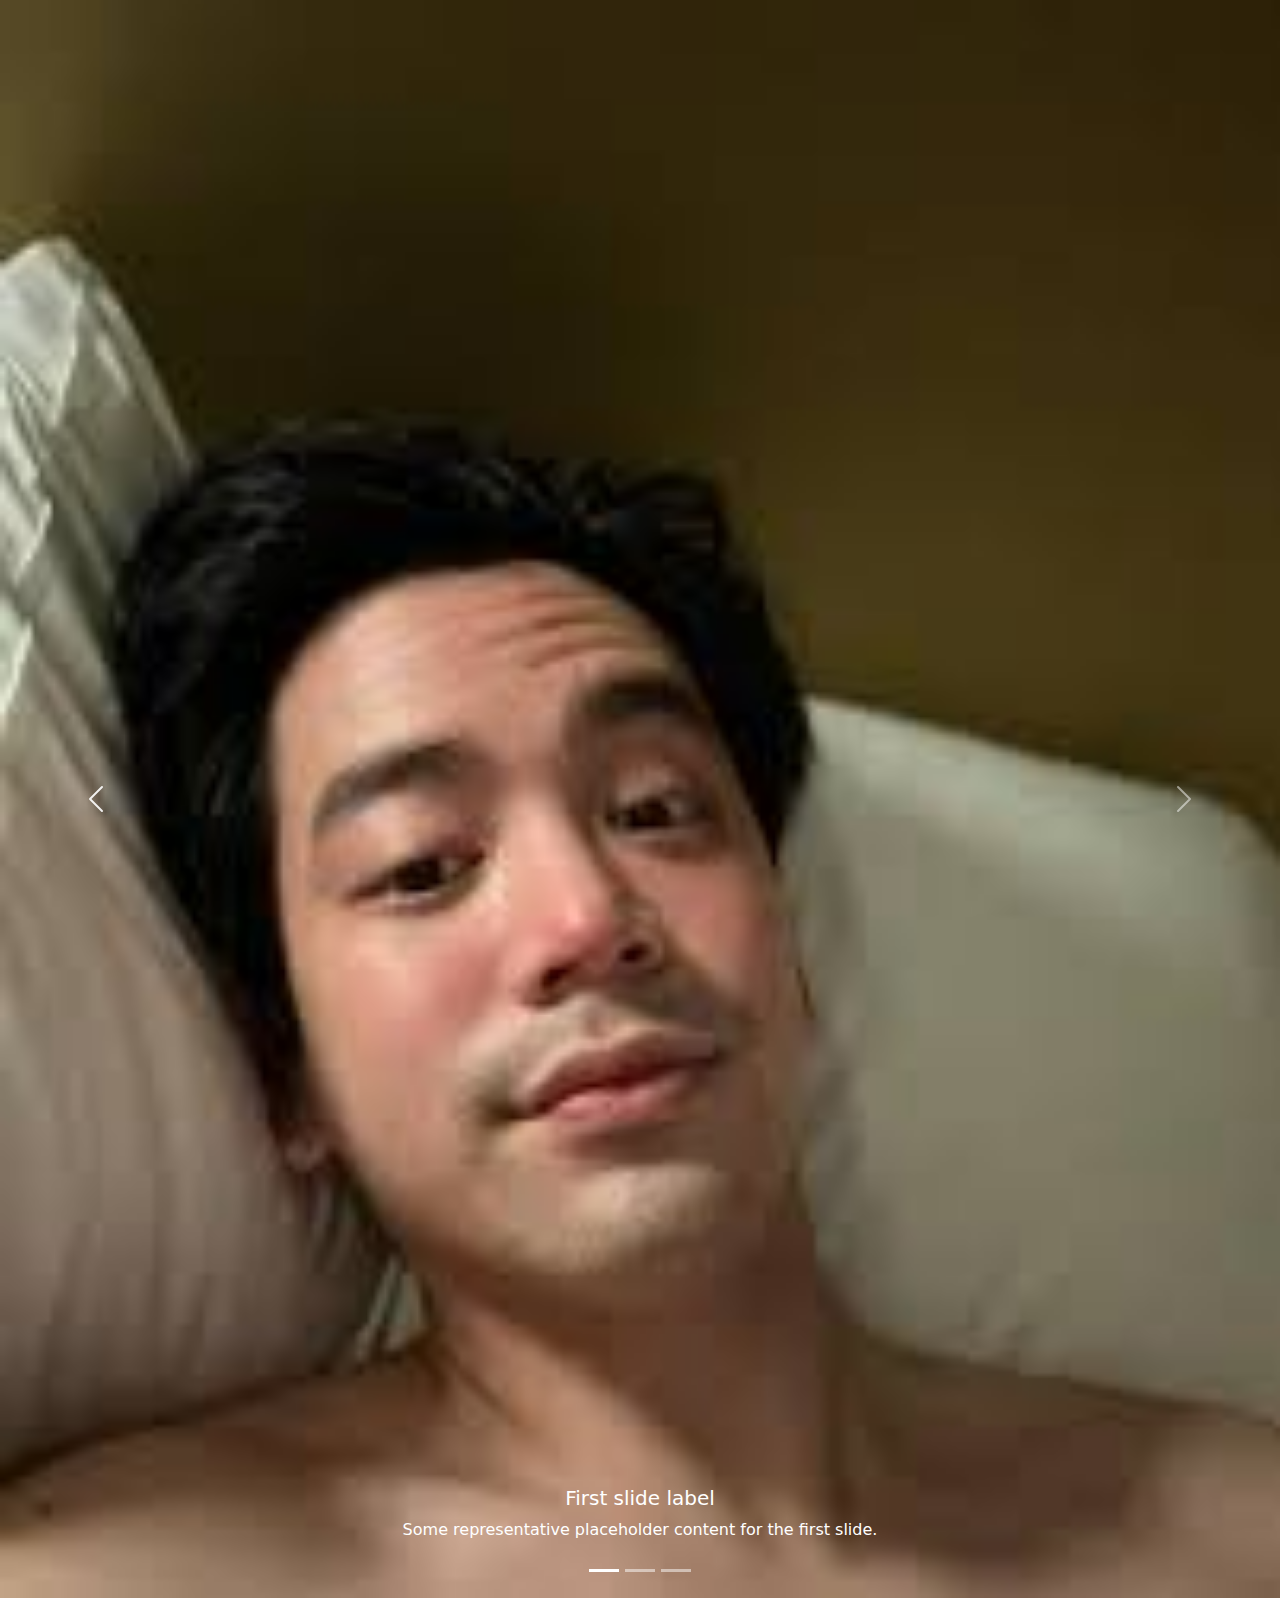
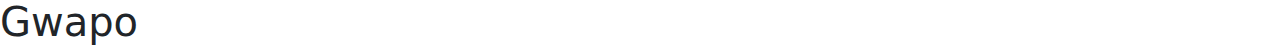
<file: bootstap/carousel.html>
<!doctype html>
<html lang="en">
  <head>
    <meta charset="utf-8">
    <meta name="viewport" content="width=device-width, initial-scale=1">
    <title>BCarousel</title>
    <link href="https://cdn.jsdelivr.net/npm/bootstrap@5.3.3/dist/css/bootstrap.min.css" rel="stylesheet" integrity="sha384-QWTKZyjpPEjISv5WaRU9OFeRpok6YctnYmDr5pNlyT2bRjXh0JMhjY6hW+ALEwIH" crossorigin="anonymous">
  </head>
  <body>
    <div id="carouselExampleCaptions" class="carousel slide">
        <div class="carousel-indicators">
          <button type="button" data-bs-target="#carouselExampleCaptions" data-bs-slide-to="0" class="active" aria-current="true" aria-label="Slide 1"></button>
          <button type="button" data-bs-target="#carouselExampleCaptions" data-bs-slide-to="1" aria-label="Slide 2"></button>
          <button type="button" data-bs-target="#carouselExampleCaptions" data-bs-slide-to="2" aria-label="Slide 3"></button>
        </div>
        <div class="carousel-inner">
          <div class="carousel-item active">
            <img src="images/images (1).jpg" class="d-block w-100" alt="...">
            <div class="carousel-caption d-none d-md-block">
              <h5>First slide label</h5>
              <p>Some representative placeholder content for the first slide.</p>
            </div>
          </div>
          <div class="carousel-item">
            <img src="images/images (3).jpg" class="d-block w-100" alt="...">
            <div class="carousel-caption d-none d-md-block">
              <h5>Second slide label</h5>
              <p>Some representative placeholder content for the second slide.</p>
            </div>
          </div>
          <div class="carousel-item">
            <img src="images/images (2).jpg" class="d-block w-100" alt="...">
            <div class="carousel-caption d-none d-md-block">
              <h5>Third slide label</h5>
              <p>Some representative placeholder content for the third slide.</p>
            </div>
          </div>
        </div>
        <button class="carousel-control-prev" type="button" data-bs-target="#carouselExampleCaptions" data-bs-slide="prev">
          <span class="carousel-control-prev-icon" aria-hidden="true"></span>
          <span class="visually-hidden">Previous</span>
        </button>
        <button class="carousel-control-next" type="button" data-bs-target="#carouselExampleCaptions" data-bs-slide="next">
          <span class="carousel-control-next-icon" aria-hidden="true"></span>
          <span class="visually-hidden">Next</span>
        </button>
      </div>
      <h1>Gwapo</h1>
    <script src="https://cdn.jsdelivr.net/npm/bootstrap@5.3.3/dist/js/bootstrap.bundle.min.js" integrity="sha384-YvpcrYf0tY3lHB60NNkmXc5s9fDVZLESaAA55NDzOxhy9GkcIdslK1eN7N6jIeHz" crossorigin="anonymous"></script>
  </body>
</html>
</file>
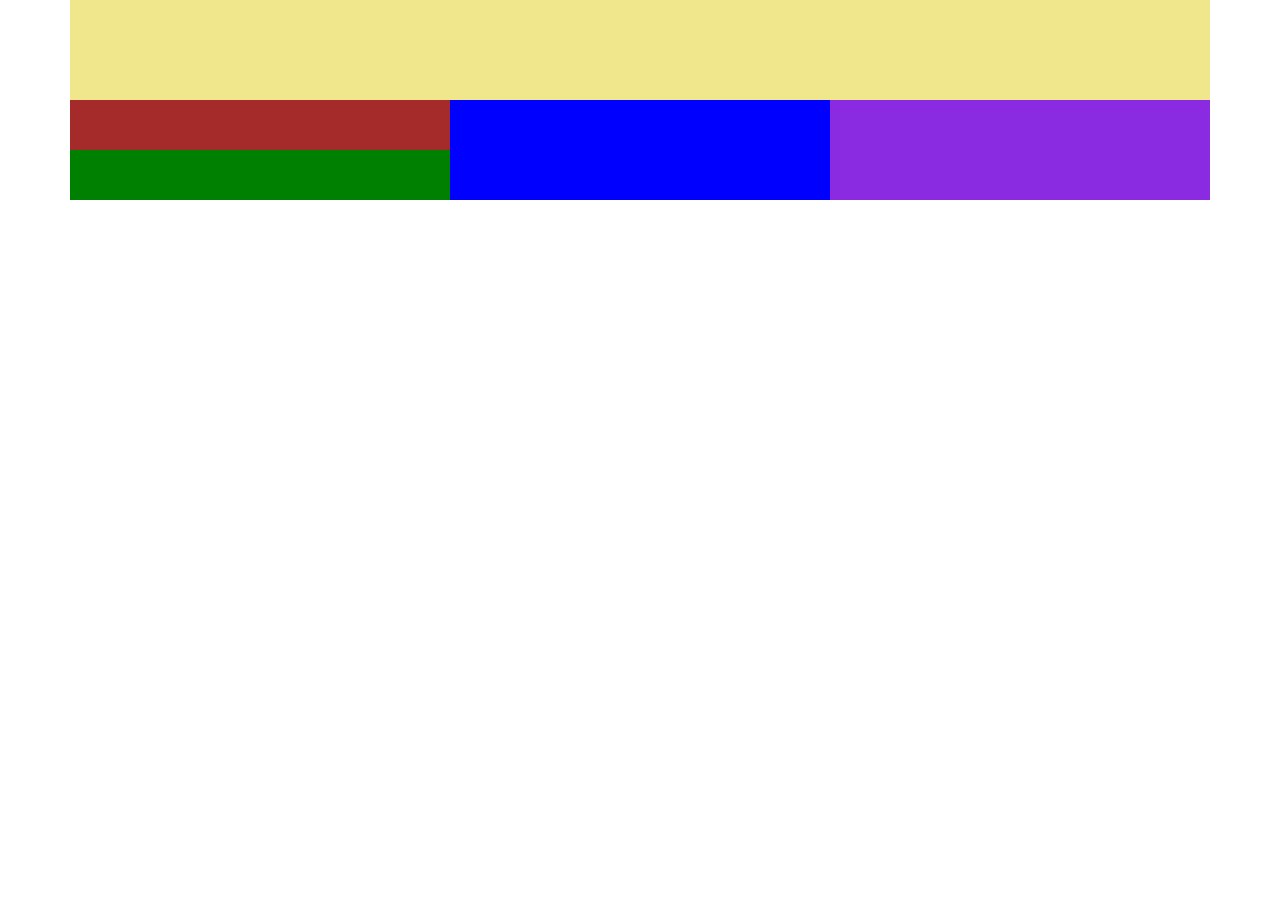
<file: bootstap/layout.html>
<!DOCTYPE html>
<html lang="en">
<head>
    <meta charset="UTF-8">
    <meta name="viewport" content="width=device-width, initial-scale=1.0">
    <title>Bootstrap demo</title>
    <link href="https://cdn.jsdelivr.net/npm/bootstrap@5.3.3/dist/css/bootstrap.min.css" rel="stylesheet"/>
    <link rel="stylesheet" href="style.css">
</head>

<body>
    <div class="container"> 
        <div class="row"> 
            <div class="col-12 box box5"></div> 
        </div> 
        <div class="row"> 
            <div class="col-4 box box1">
                <div class="row">
                    <div class="col box-50 box6"></div>
                </div>
                <div class="row">
                    <div class="col box-50 box7"></div>
                </div>
            </div> 
            <div class="col-4 box box2"></div> 
            <div class="col-4 box box3"></div> 
    </div>
    <script src="https://cdn.jsdelivr.net/npm/@popperjs/core@2.11.8/dist/umd/popper.min.js" >
    </script>
</body>
</html>
</file>
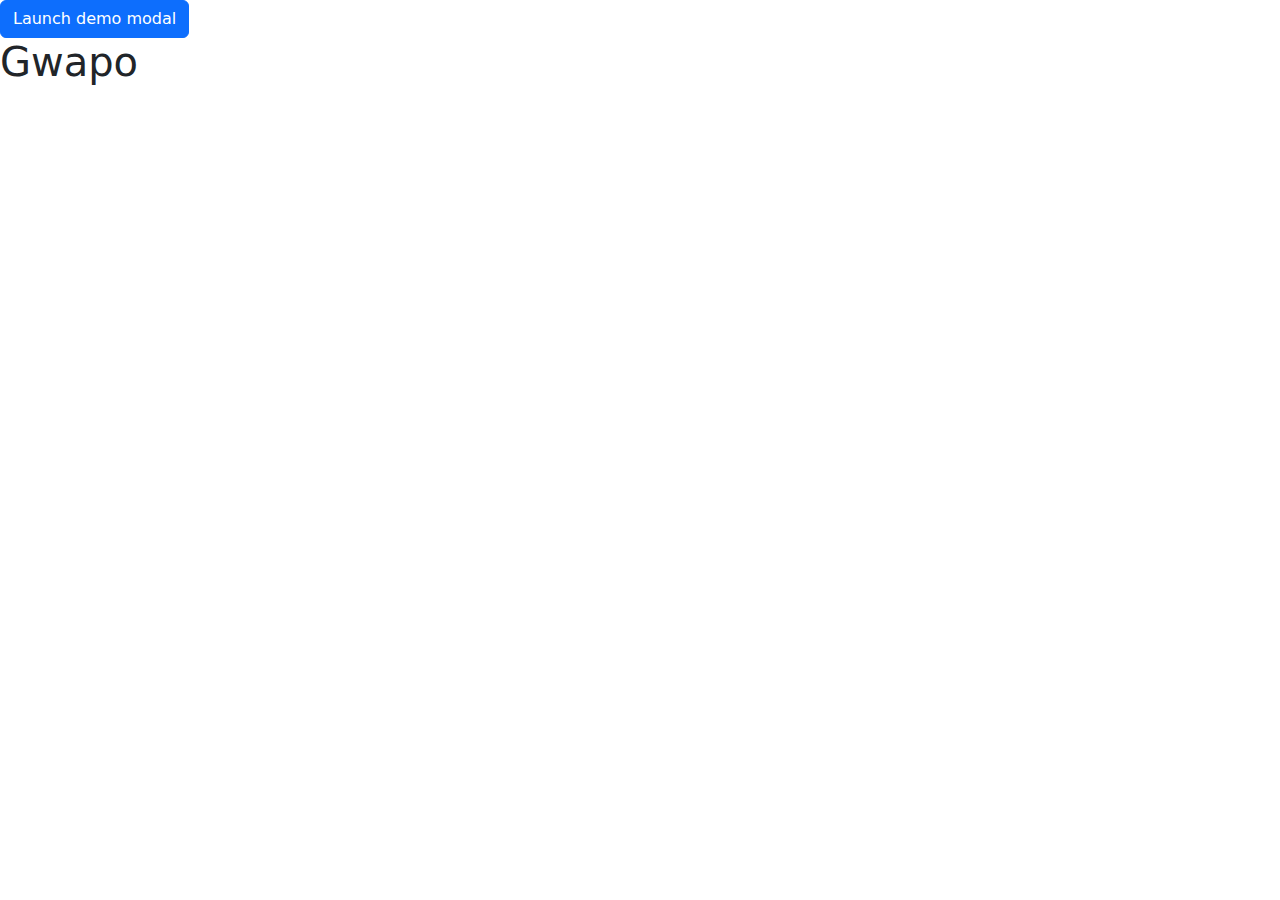
<file: bootstap/modal.html>
<!doctype html>
<html lang="en">
  <head>
    <meta charset="utf-8">
    <meta name="viewport" content="width=device-width, initial-scale=1">
    <title>Modal</title>
    <link href="https://cdn.jsdelivr.net/npm/bootstrap@5.3.3/dist/css/bootstrap.min.css" rel="stylesheet" integrity="sha384-QWTKZyjpPEjISv5WaRU9OFeRpok6YctnYmDr5pNlyT2bRjXh0JMhjY6hW+ALEwIH" crossorigin="anonymous">
  </head>
  <body>
        <!-- Button trigger modal -->
<button type="button" class="btn btn-primary" data-bs-toggle="modal" data-bs-target="#exampleModal">
    Launch demo modal
  </button>
  
  <!-- Modal -->
  <div class="modal fade" id="exampleModal" tabindex="-1" aria-labelledby="exampleModalLabel" aria-hidden="true">
    <div class="modal-dialog">
      <div class="modal-content">
        <div class="modal-header">
          <h1 class="modal-title fs-5" id="exampleModalLabel">OH YEAH!</h1>
          <button type="button" class="btn-close" data-bs-dismiss="modal" aria-label="Close"></button>
        </div>
        <div class="modal-body">
          <img src="images/images (1).jpg" alt="gwapo">
        </div>
        <div class="modal-footer">
          <button type="button" class="btn btn-secondary" data-bs-dismiss="modal">Close</button>
          <button type="button" class="btn btn-primary">Save changes</button>
        </div>
      </div>
    </div>
  </div>
  <h1>Gwapo</h1>
    <script src="https://cdn.jsdelivr.net/npm/bootstrap@5.3.3/dist/js/bootstrap.bundle.min.js" integrity="sha384-YvpcrYf0tY3lHB60NNkmXc5s9fDVZLESaAA55NDzOxhy9GkcIdslK1eN7N6jIeHz" crossorigin="anonymous"></script>
  </body>
</html>
</file>
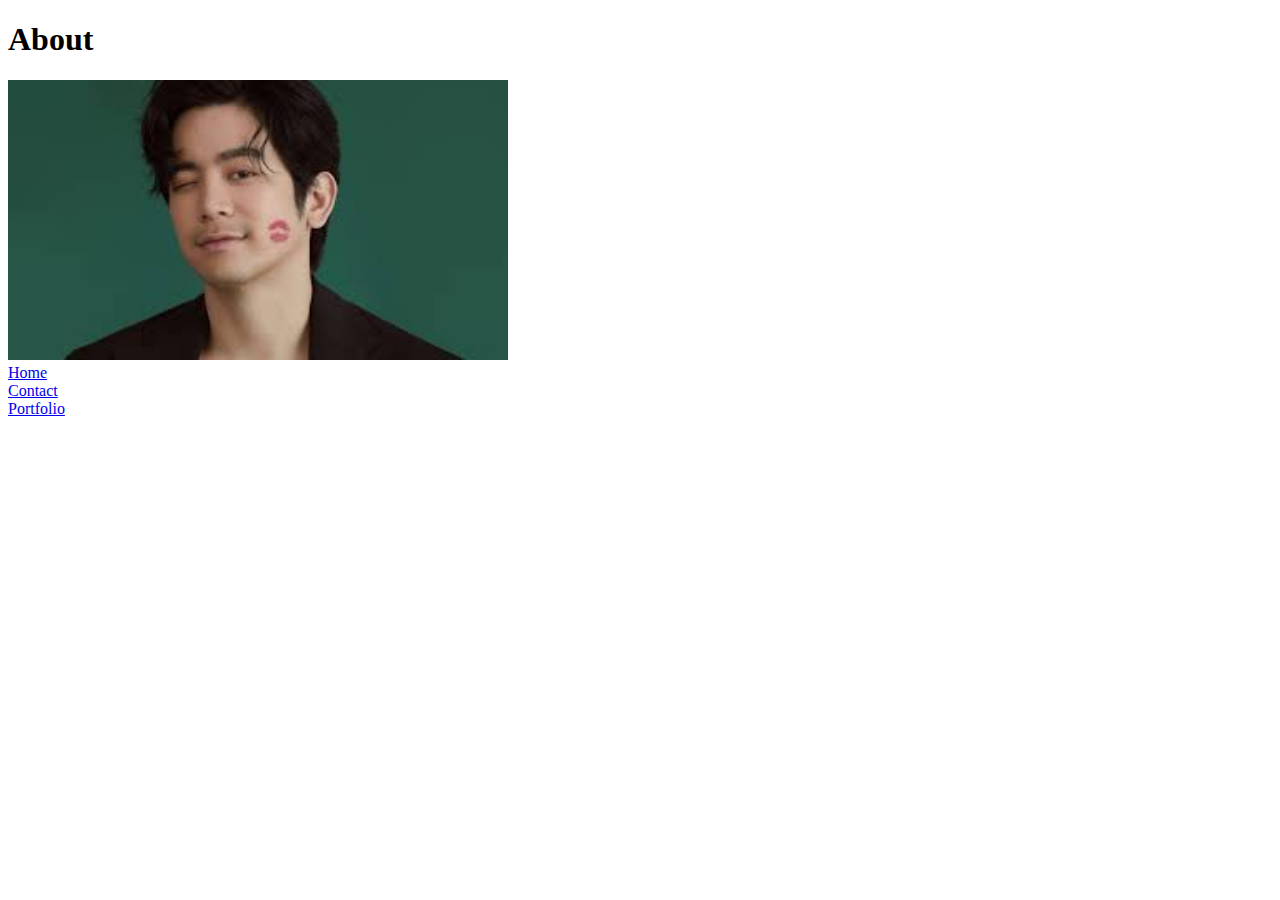
<file: Week3/pages/about.html>
<!DOCTYPE html>
<html lang="en">
<head>
    <meta charset="UTF-8">
    <meta name="viewport" content="width=device-width, initial-scale=1.0">
    <title>About</title>
</head>
<body>
    <h1>About</h1>

    <img src="images/images (2).jpg" alt="ako" width="500px" width="500px"><br>
   
    <a href="../index.html">Home</a><br/>
    <a href="../pages/contact.html">Contact</a><br>
    <a href="../pages/portfolio.html">Portfolio</a>
</html>
</file>
<file: bootstap/style.css>
.box{
    height: 100px;
}

.box1{
    background-color: red;
}
.box2{
    background-color: blue;
}
.box3{
    background-color: blueviolet;
}
.box4{
    background-color: cyan;
}
.box5{
    background-color: khaki;
}
.box6{
    background-color: brown;
}
.box7{
    background-color: green;
}
.box-50{
    height: 50px;
}
</file>
